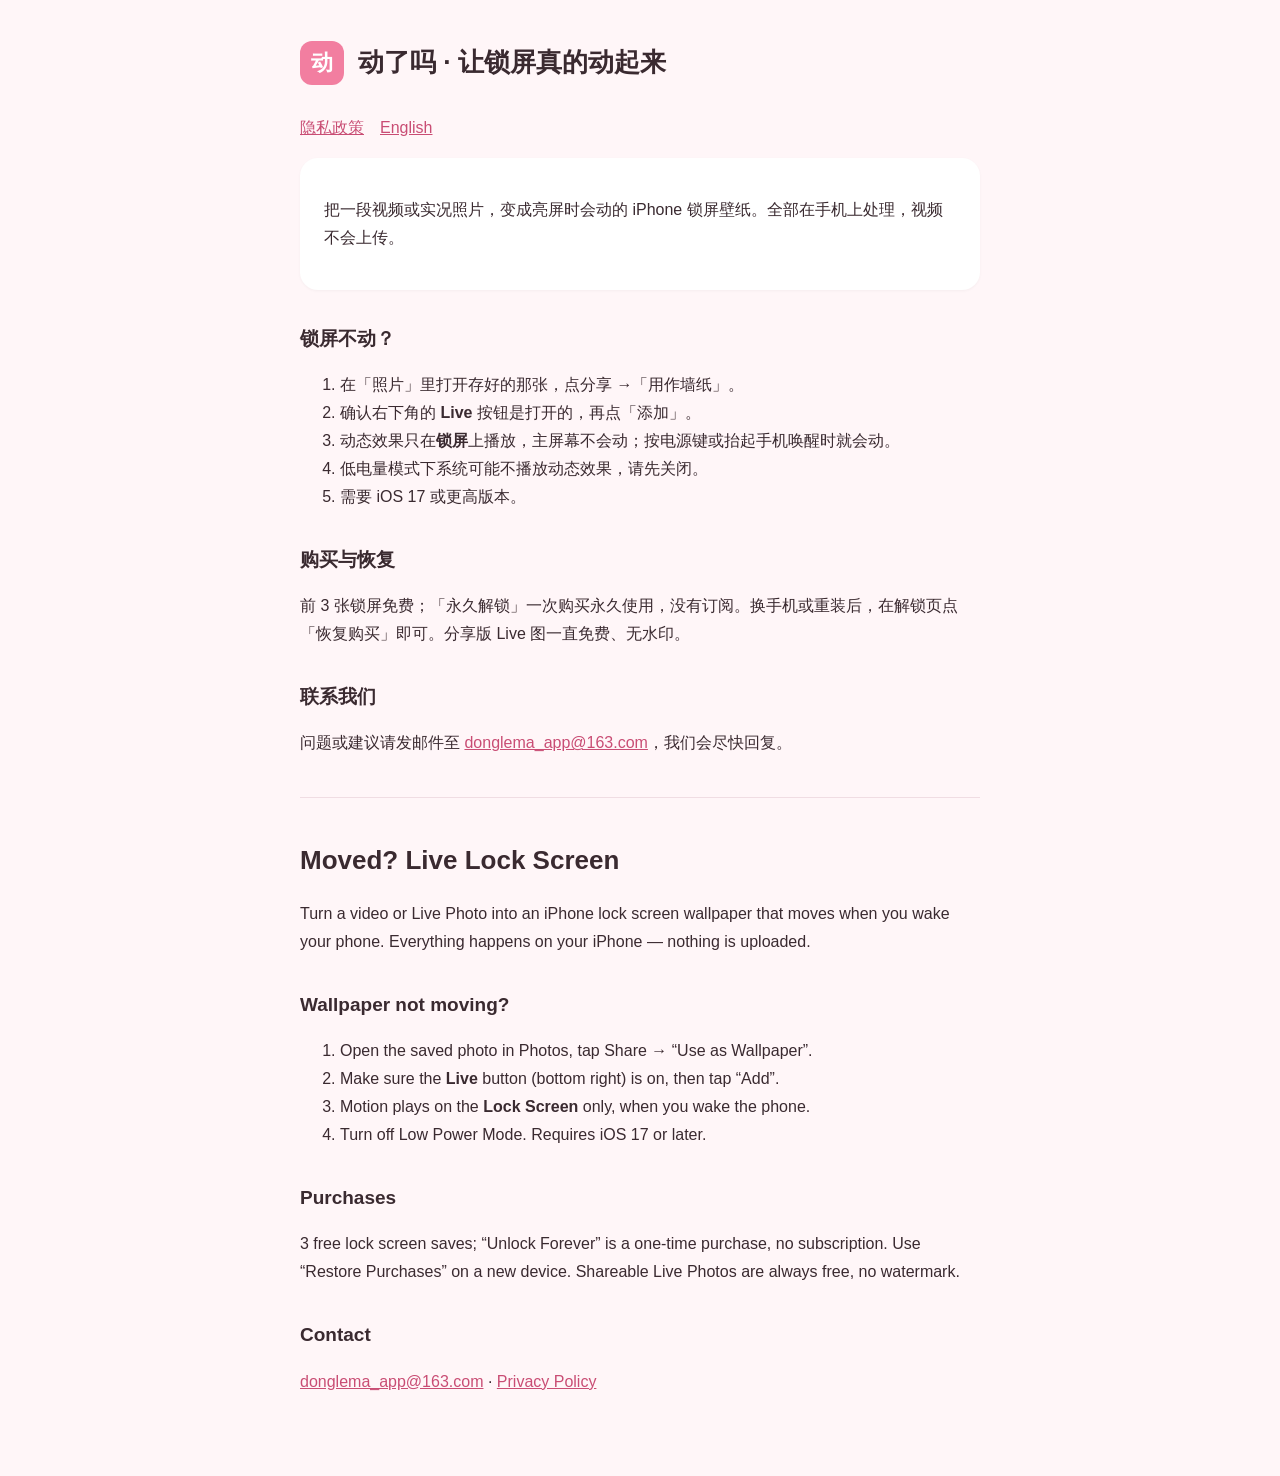
<file: index.html>
<!doctype html>
<html lang="zh-Hans">
<head>
<meta charset="utf-8">
<meta name="viewport" content="width=device-width, initial-scale=1">
<title>动了吗 · 支持</title>
<link rel="stylesheet" href="style.css">
</head>
<body>
<main>
<header><div class="dot">动</div><h1>动了吗 · 让锁屏真的动起来</h1></header>
<nav><a href="privacy.html">隐私政策</a><a href="#en">English</a></nav>

<div class="card">
<p>把一段视频或实况照片，变成亮屏时会动的 iPhone 锁屏壁纸。全部在手机上处理，视频不会上传。</p>
</div>

<h2>锁屏不动？</h2>
<ol>
<li>在「照片」里打开存好的那张，点分享 →「用作墙纸」。</li>
<li>确认右下角的 <strong>Live</strong> 按钮是打开的，再点「添加」。</li>
<li>动态效果只在<strong>锁屏</strong>上播放，主屏幕不会动；按电源键或抬起手机唤醒时就会动。</li>
<li>低电量模式下系统可能不播放动态效果，请先关闭。</li>
<li>需要 iOS 17 或更高版本。</li>
</ol>

<h2>购买与恢复</h2>
<p>前 3 张锁屏免费；「永久解锁」一次购买永久使用，没有订阅。换手机或重装后，在解锁页点「恢复购买」即可。分享版 Live 图一直免费、无水印。</p>

<h2>联系我们</h2>
<p>问题或建议请发邮件至 <a href="mailto:donglema_app@163.com">donglema_app@163.com</a>，我们会尽快回复。</p>

<hr id="en">
<h1>Moved? Live Lock Screen</h1>
<p>Turn a video or Live Photo into an iPhone lock screen wallpaper that moves when you wake your phone. Everything happens on your iPhone — nothing is uploaded.</p>
<h2>Wallpaper not moving?</h2>
<ol>
<li>Open the saved photo in Photos, tap Share → “Use as Wallpaper”.</li>
<li>Make sure the <strong>Live</strong> button (bottom right) is on, then tap “Add”.</li>
<li>Motion plays on the <strong>Lock Screen</strong> only, when you wake the phone.</li>
<li>Turn off Low Power Mode. Requires iOS 17 or later.</li>
</ol>
<h2>Purchases</h2>
<p>3 free lock screen saves; “Unlock Forever” is a one-time purchase, no subscription. Use “Restore Purchases” on a new device. Shareable Live Photos are always free, no watermark.</p>
<h2>Contact</h2>
<p><a href="mailto:donglema_app@163.com">donglema_app@163.com</a> · <a href="privacy.html">Privacy Policy</a></p>
</main>
</body>
</html>
</file>
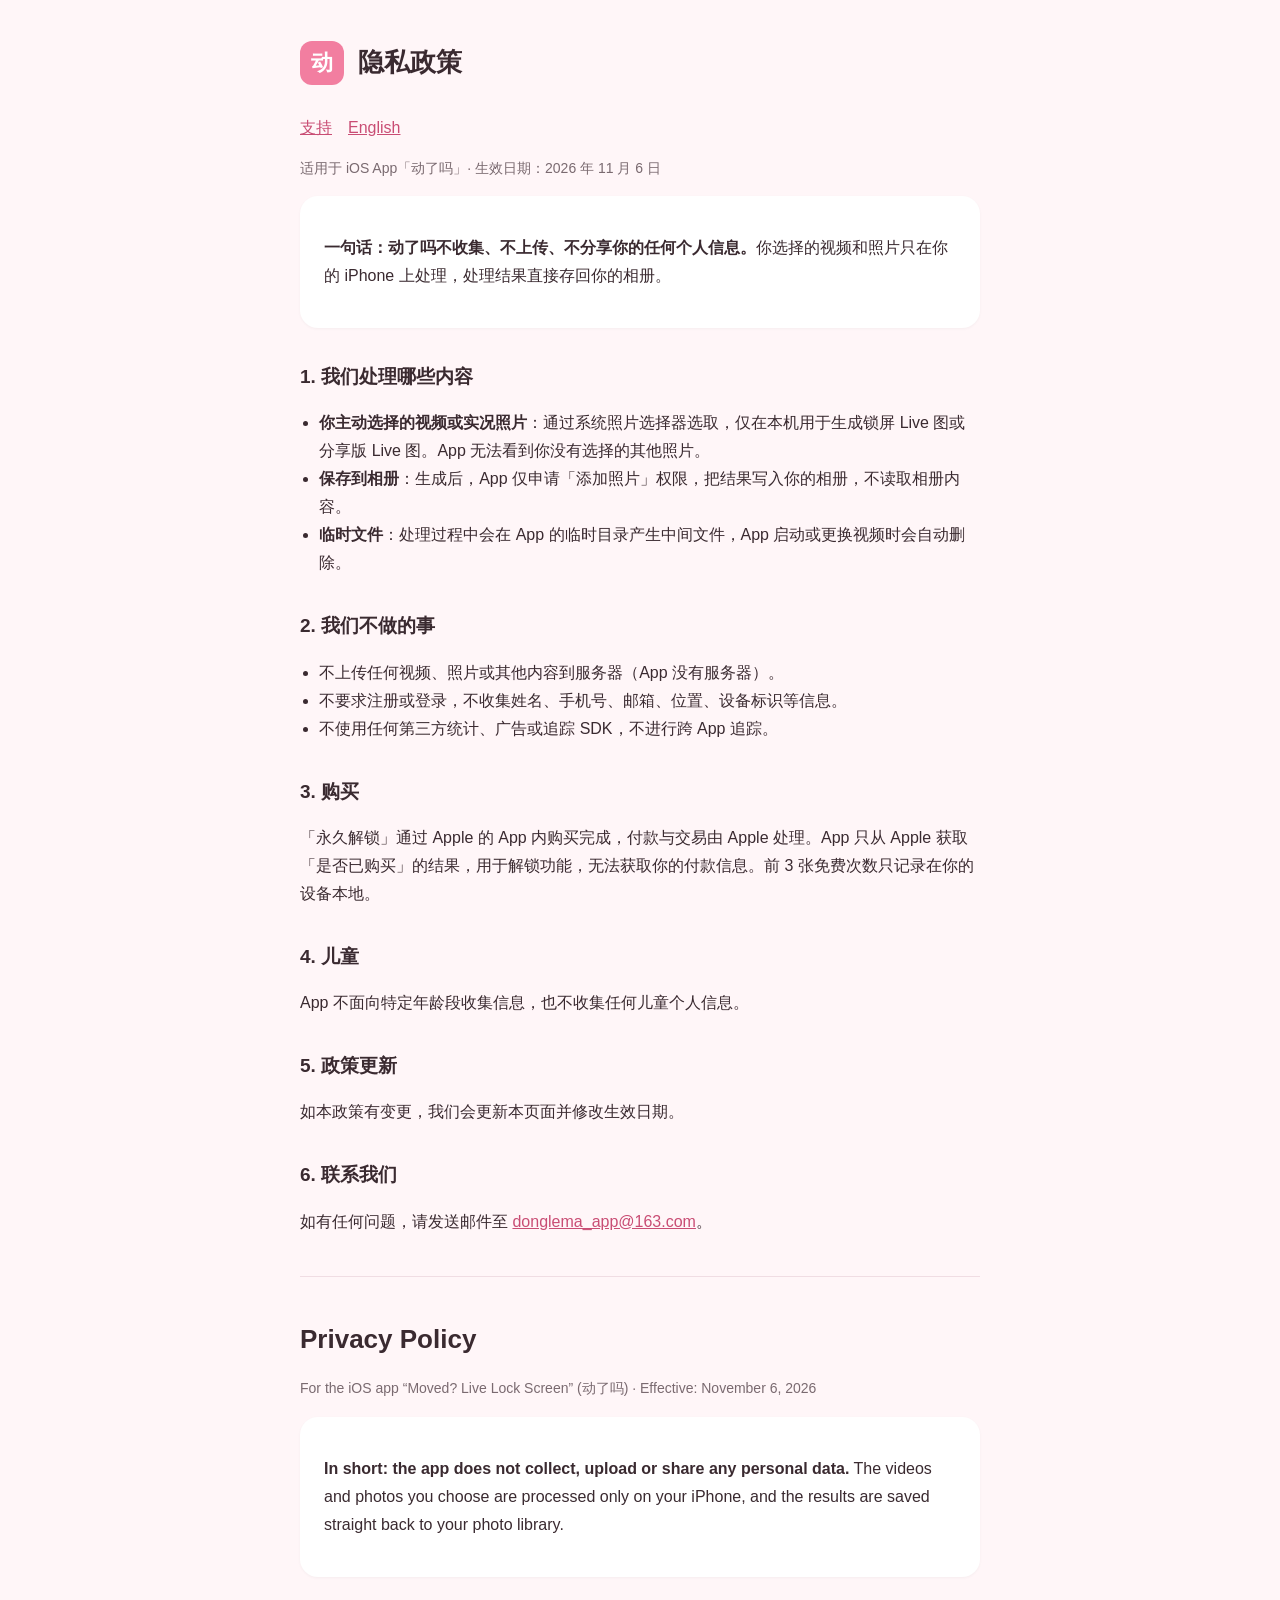
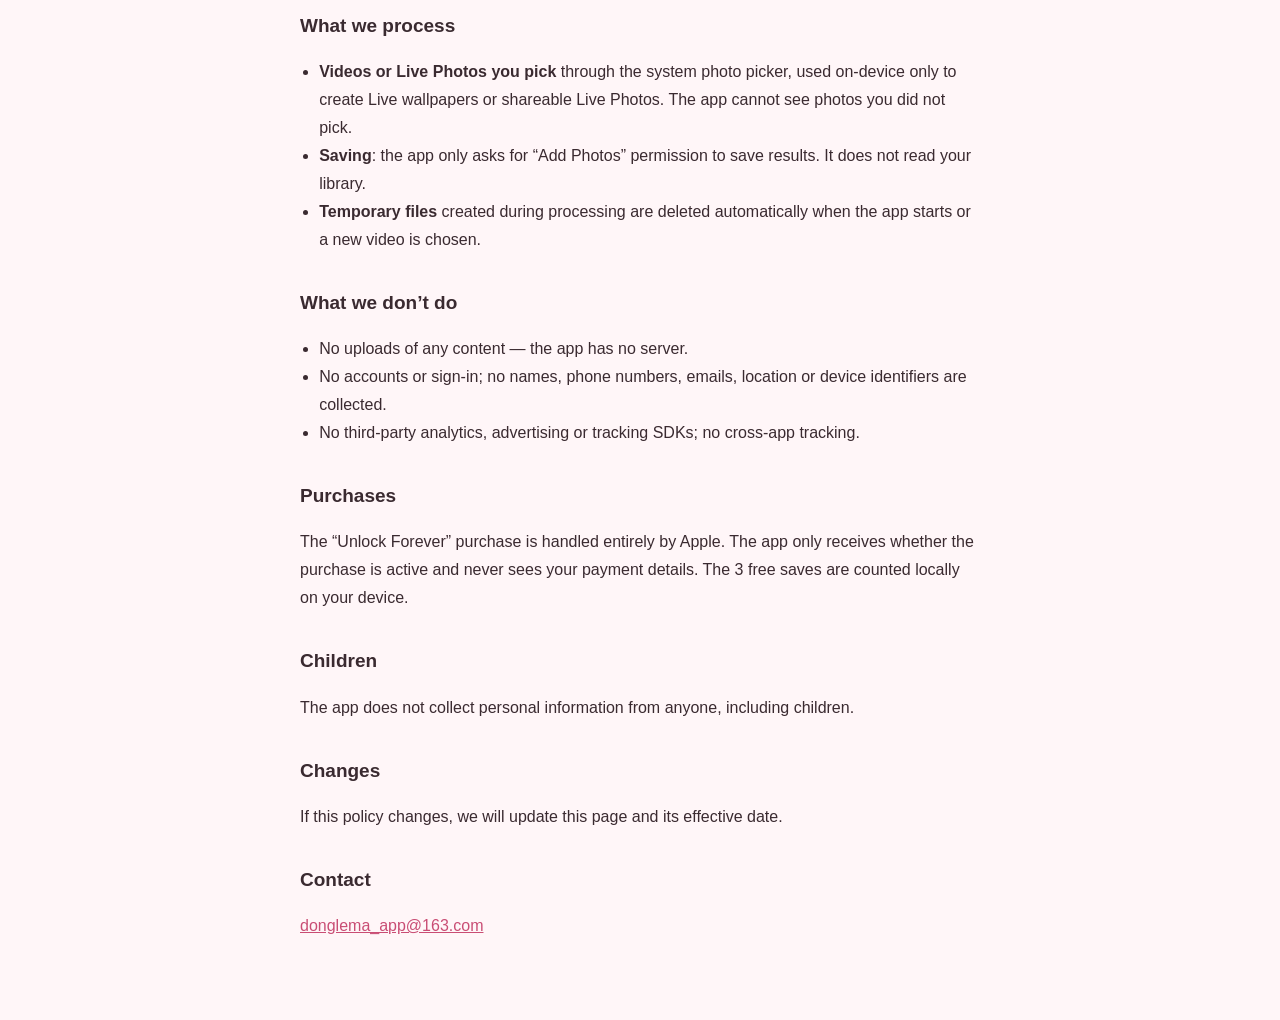
<file: privacy.html>
<!doctype html>
<html lang="zh-Hans">
<head>
<meta charset="utf-8">
<meta name="viewport" content="width=device-width, initial-scale=1">
<title>隐私政策 · 动了吗</title>
<link rel="stylesheet" href="style.css">
</head>
<body>
<main>
<header><div class="dot">动</div><h1>隐私政策</h1></header>
<nav><a href="index.html">支持</a><a href="#en">English</a></nav>
<p class="muted">适用于 iOS App「动了吗」· 生效日期：2026 年 11 月 6 日</p>

<div class="card">
<p><strong>一句话：动了吗不收集、不上传、不分享你的任何个人信息。</strong>你选择的视频和照片只在你的 iPhone 上处理，处理结果直接存回你的相册。</p>
</div>

<h2>1. 我们处理哪些内容</h2>
<ul>
<li><strong>你主动选择的视频或实况照片</strong>：通过系统照片选择器选取，仅在本机用于生成锁屏 Live 图或分享版 Live 图。App 无法看到你没有选择的其他照片。</li>
<li><strong>保存到相册</strong>：生成后，App 仅申请「添加照片」权限，把结果写入你的相册，不读取相册内容。</li>
<li><strong>临时文件</strong>：处理过程中会在 App 的临时目录产生中间文件，App 启动或更换视频时会自动删除。</li>
</ul>

<h2>2. 我们不做的事</h2>
<ul>
<li>不上传任何视频、照片或其他内容到服务器（App 没有服务器）。</li>
<li>不要求注册或登录，不收集姓名、手机号、邮箱、位置、设备标识等信息。</li>
<li>不使用任何第三方统计、广告或追踪 SDK，不进行跨 App 追踪。</li>
</ul>

<h2>3. 购买</h2>
<p>「永久解锁」通过 Apple 的 App 内购买完成，付款与交易由 Apple 处理。App 只从 Apple 获取「是否已购买」的结果，用于解锁功能，无法获取你的付款信息。前 3 张免费次数只记录在你的设备本地。</p>

<h2>4. 儿童</h2>
<p>App 不面向特定年龄段收集信息，也不收集任何儿童个人信息。</p>

<h2>5. 政策更新</h2>
<p>如本政策有变更，我们会更新本页面并修改生效日期。</p>

<h2>6. 联系我们</h2>
<p>如有任何问题，请发送邮件至 <a href="mailto:donglema_app@163.com">donglema_app@163.com</a>。</p>

<hr id="en">

<h1>Privacy Policy</h1>
<p class="muted">For the iOS app “Moved? Live Lock Screen” (动了吗) · Effective: November 6, 2026</p>
<div class="card"><p><strong>In short: the app does not collect, upload or share any personal data.</strong> The videos and photos you choose are processed only on your iPhone, and the results are saved straight back to your photo library.</p></div>
<h2>What we process</h2>
<ul>
<li><strong>Videos or Live Photos you pick</strong> through the system photo picker, used on-device only to create Live wallpapers or shareable Live Photos. The app cannot see photos you did not pick.</li>
<li><strong>Saving</strong>: the app only asks for “Add Photos” permission to save results. It does not read your library.</li>
<li><strong>Temporary files</strong> created during processing are deleted automatically when the app starts or a new video is chosen.</li>
</ul>
<h2>What we don’t do</h2>
<ul>
<li>No uploads of any content — the app has no server.</li>
<li>No accounts or sign-in; no names, phone numbers, emails, location or device identifiers are collected.</li>
<li>No third-party analytics, advertising or tracking SDKs; no cross-app tracking.</li>
</ul>
<h2>Purchases</h2>
<p>The “Unlock Forever” purchase is handled entirely by Apple. The app only receives whether the purchase is active and never sees your payment details. The 3 free saves are counted locally on your device.</p>
<h2>Children</h2>
<p>The app does not collect personal information from anyone, including children.</p>
<h2>Changes</h2>
<p>If this policy changes, we will update this page and its effective date.</p>
<h2>Contact</h2>
<p><a href="mailto:donglema_app@163.com">donglema_app@163.com</a></p>
</main>
</body>
</html>
</file>
<file: style.css>
:root{--brand:#f27ea0;--ink:#3a2a30;--bg:#fff6f8;--card:#ffffff;--muted:#7a6a70}
*{box-sizing:border-box}
body{margin:0;background:var(--bg);color:var(--ink);font:16px/1.75 -apple-system,BlinkMacSystemFont,"PingFang SC","Helvetica Neue",sans-serif}
main{max-width:720px;margin:0 auto;padding:40px 20px 64px}
header{display:flex;align-items:center;gap:14px;margin-bottom:28px}
header .dot{width:44px;height:44px;border-radius:12px;background:var(--brand);display:grid;place-items:center;color:#fff;font-weight:700;font-size:22px}
h1{font-size:26px;margin:0}
h2{font-size:19px;margin:32px 0 8px}
.card{background:var(--card);border-radius:18px;padding:22px 24px;margin:16px 0;box-shadow:0 1px 3px rgba(0,0,0,.04)}
.muted{color:var(--muted);font-size:14px}
a{color:#c94d74}
nav a{margin-right:16px}
ul{padding-left:1.2em}
hr{border:0;border-top:1px solid #f0dde3;margin:40px 0}
</file>
